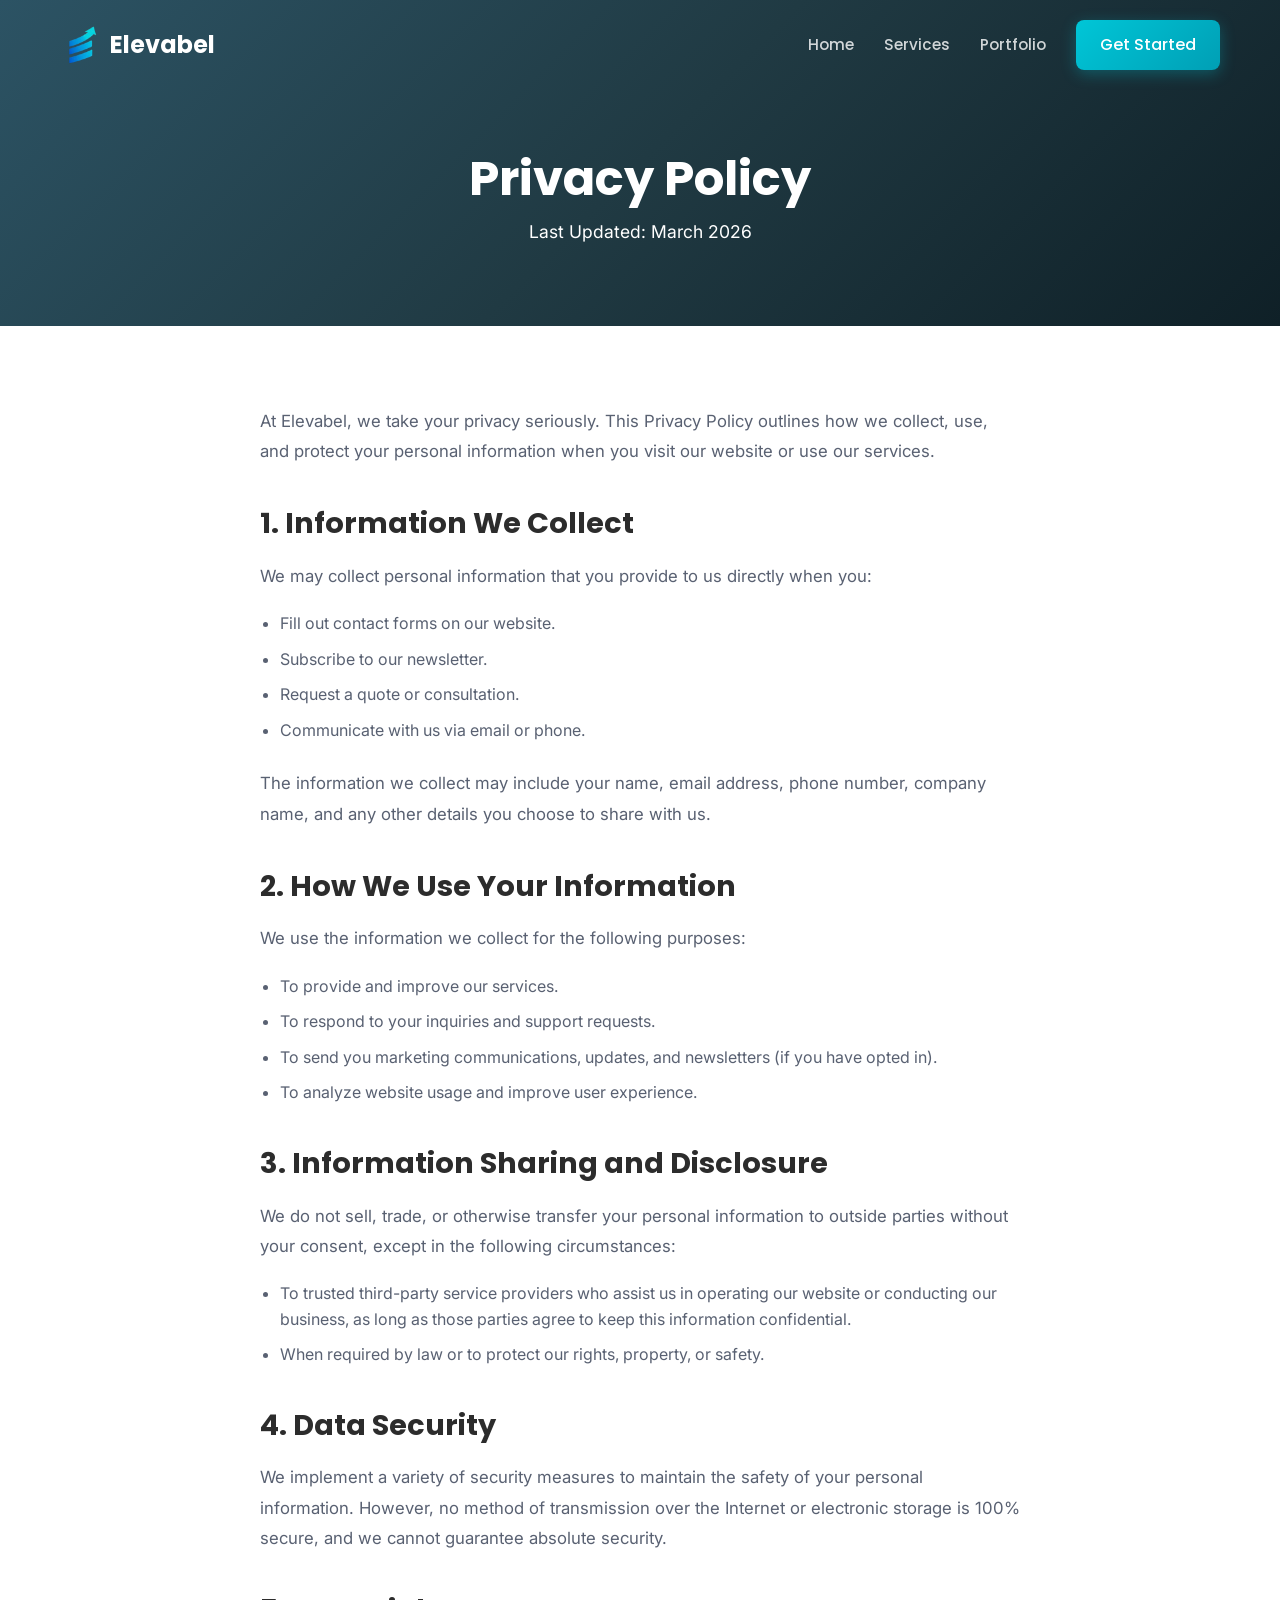
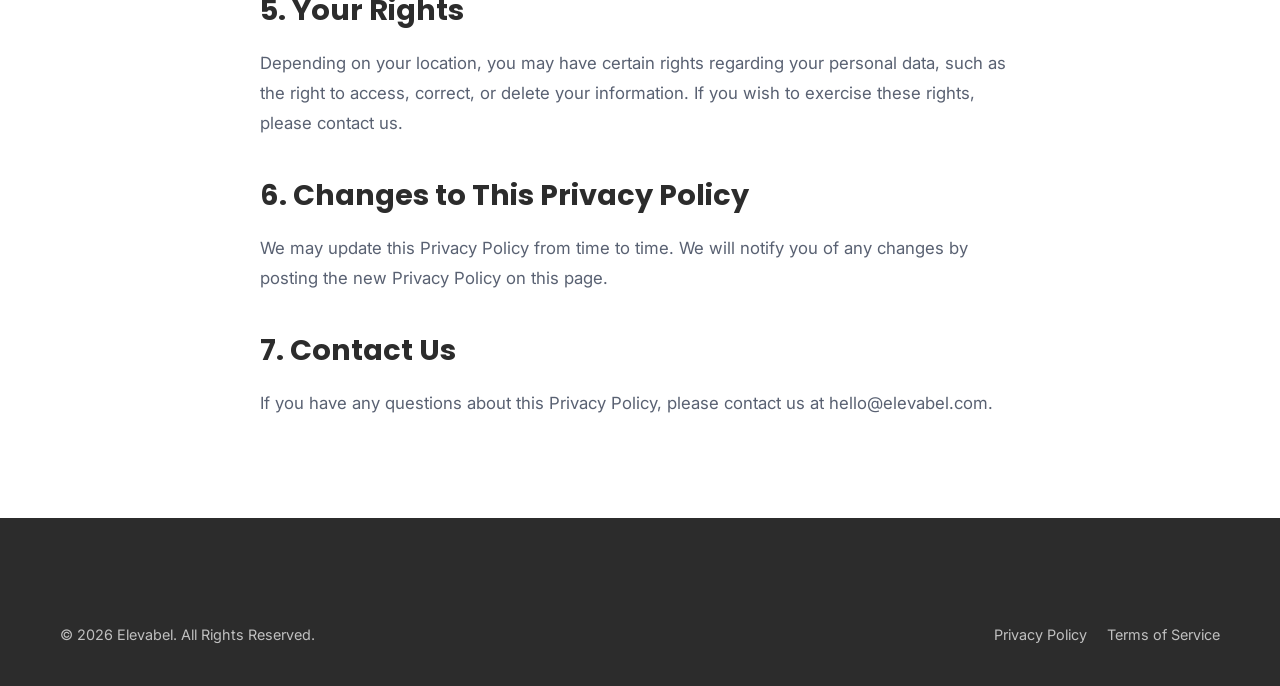
<file: privacy-policy.html>
<!DOCTYPE html>
<html lang="en">

<head>
    <meta charset="UTF-8">
    <meta name="viewport" content="width=device-width, initial-scale=1.0">

    <!-- Security Headers -->

    <meta http-equiv="X-Content-Type-Options" content="nosniff">
    <meta http-equiv="X-Frame-Options" content="DENY">
    <meta name="referrer" content="strict-origin-when-cross-origin">
    <title>Privacy Policy | Elevabel</title>
    <meta name="description"
        content="Read Elevabel's privacy policy to understand how your data is collected, used, and protected by our digital services.">

    <!-- Canonical URL -->
    <link rel="canonical" href="https://elevabel.com/privacy-policy.html">

    <!-- Open Graph -->
    <meta property="og:type" content="website">
    <meta property="og:url" content="https://elevabel.com/privacy-policy.html">
    <meta property="og:title" content="Privacy Policy | Elevabel">
    <meta property="og:description" content="Elevabel's digital privacy policy.">
    <meta property="og:image" content="https://elevabel.com/img/elevabel_logo.png">

    <!-- Twitter -->
    <meta property="twitter:card" content="summary">
    <meta property="twitter:url" content="https://elevabel.com/privacy-policy.html">
    <meta property="twitter:title" content="Privacy Policy | Elevabel">
    <meta property="twitter:description" content="Elevabel's digital privacy policy.">
    <meta property="twitter:image" content="https://elevabel.com/img/elevabel_logo.png">

    <!-- Google Fonts -->
    <link rel="preconnect" href="https://fonts.googleapis.com">
    <link rel="preconnect" href="https://fonts.gstatic.com" crossorigin>
    <link
        href="https://fonts.googleapis.com/css2?family=Inter:wght@300;400;500;600;700;800&family=Poppins:wght@400;500;600;700;800&display=swap"
        rel="stylesheet">
    <!-- Favicon -->
    <link rel="icon" type="image/png" href="img/elevabel_logo.png">
    <!-- Font Awesome -->
    <link rel="stylesheet" href="https://cdnjs.cloudflare.com/ajax/libs/font-awesome/6.4.0/css/all.min.css"
        integrity="sha512-iecdLmaskl7CVkqkXNQ/ZH/XLlvWZOJyj7Yy7tcenmpD1ypASozpmT/E0iPtmFIB46ZmdtAc9eNBvH0H/ZpiBw=="
        crossorigin="anonymous" referrerpolicy="no-referrer">
    <!-- Custom CSS -->
    <link rel="stylesheet" href="style.css?v=1.1">
    <style>
        .legal-hero {
            padding-top: 150px;
            padding-bottom: 80px;
            background: linear-gradient(135deg, var(--color-hero-bg-start), var(--color-hero-bg-mid), var(--color-hero-bg-end));
            color: white;
            text-align: center;
        }

        .legal-hero h1 {
            color: white;
            font-size: 3rem;
            margin-bottom: 10px;
        }

        .legal-hero p {
            opacity: 0.8;
            font-size: 1.1rem;
        }

        .legal-content {
            padding: 80px 0;
            max-width: 800px;
            margin: 0 auto;
        }

        .legal-content h2 {
            margin-top: 40px;
            margin-bottom: 20px;
            font-size: 1.8rem;
        }

        .legal-content p {
            margin-bottom: 20px;
            color: var(--color-text);
            font-size: 1.05rem;
            line-height: 1.8;
        }

        .legal-content ul {
            margin-bottom: 25px;
            padding-left: 20px;
        }

        .legal-content li {
            margin-bottom: 10px;
            list-style-type: disc;
            color: var(--color-text);
        }

        @media (max-width: 480px) {
            .legal-hero {
                padding-top: 100px;
                padding-bottom: 40px;
            }

            .legal-hero h1 {
                font-size: 1.8rem;
            }

            .legal-content {
                padding: 40px 20px;
            }

            .legal-content h2 {
                font-size: 1.4rem;
                margin-top: 25px;
            }
        }
    </style>
</head>

<body>
    <!-- Navbar -->
    <nav class="navbar scrolled" id="navbar">
        <div class="container nav-container">
            <a href="index.html" class="logo">
                <img src="img/elevabel_logo.png" alt="Elevabel Logo" class="logo-image">
                Elevabel
            </a>
            <div class="nav-menu" id="nav-menu">
                <ul class="nav-links">
                    <li><a href="index.html#home" class="nav-link">Home</a></li>
                    <li><a href="index.html#services" class="nav-link">Services</a></li>
                    <li><a href="index.html#portfolio" class="nav-link">Portfolio</a></li>
                </ul>
                <a href="index.html#contact" class="btn btn-primary nav-cta">Get Started</a>
            </div>
            <button class="menu-toggle" id="mobile-menu" aria-label="Toggle navigation">
                <span class="bar"></span>
                <span class="bar"></span>
                <span class="bar"></span>
            </button>
        </div>
    </nav>

    <main>
        <section class="legal-hero">
            <div class="container">
                <h1 class="reveal-up">Privacy Policy</h1>
                <p class="reveal-up" style="transition-delay: 0.1s;">Last Updated: March 2026</p>
            </div>
        </section>

        <section class="legal-content">
            <div class="container">
                <p>At Elevabel, we take your privacy seriously. This Privacy Policy outlines how we collect, use, and
                    protect your personal information when you visit our website or use our services.</p>

                <h2>1. Information We Collect</h2>
                <p>We may collect personal information that you provide to us directly when you:</p>
                <ul>
                    <li>Fill out contact forms on our website.</li>
                    <li>Subscribe to our newsletter.</li>
                    <li>Request a quote or consultation.</li>
                    <li>Communicate with us via email or phone.</li>
                </ul>
                <p>The information we collect may include your name, email address, phone number, company name, and any
                    other details you choose to share with us.</p>

                <h2>2. How We Use Your Information</h2>
                <p>We use the information we collect for the following purposes:</p>
                <ul>
                    <li>To provide and improve our services.</li>
                    <li>To respond to your inquiries and support requests.</li>
                    <li>To send you marketing communications, updates, and newsletters (if you have opted in).</li>
                    <li>To analyze website usage and improve user experience.</li>
                </ul>

                <h2>3. Information Sharing and Disclosure</h2>
                <p>We do not sell, trade, or otherwise transfer your personal information to outside parties without
                    your
                    consent, except in the following circumstances:</p>
                <ul>
                    <li>To trusted third-party service providers who assist us in operating our website or conducting
                        our
                        business, as long as those parties agree to keep this information confidential.</li>
                    <li>When required by law or to protect our rights, property, or safety.</li>
                </ul>

                <h2>4. Data Security</h2>
                <p>We implement a variety of security measures to maintain the safety of your personal information.
                    However,
                    no method of transmission over the Internet or electronic storage is 100% secure, and we cannot
                    guarantee absolute security.</p>

                <h2>5. Your Rights</h2>
                <p>Depending on your location, you may have certain rights regarding your personal data, such as the
                    right
                    to access, correct, or delete your information. If you wish to exercise these rights, please contact
                    us.
                </p>

                <h2>6. Changes to This Privacy Policy</h2>
                <p>We may update this Privacy Policy from time to time. We will notify you of any changes by posting the
                    new
                    Privacy Policy on this page.</p>

                <h2>7. Contact Us</h2>
                <p>If you have any questions about this Privacy Policy, please contact us at <a
                        href="mailto:hello@elevabel.com">hello@elevabel.com</a>.</p>
            </div>
        </section>
    </main>

    <!-- Footer -->
    <footer class="footer">
        <div class="container">
            <div class="footer-bottom" style="border-top: none; padding-bottom: 40px;">
                <p>&copy; 2026 Elevabel. All Rights Reserved.</p>
                <div class="footer-legal">
                    <a href="privacy-policy.html">Privacy Policy</a>
                    <a href="terms-of-service.html">Terms of Service</a>
                </div>
            </div>
        </div>
    </footer>

    <script src="script.js"></script>
</body>

</html>
</file>
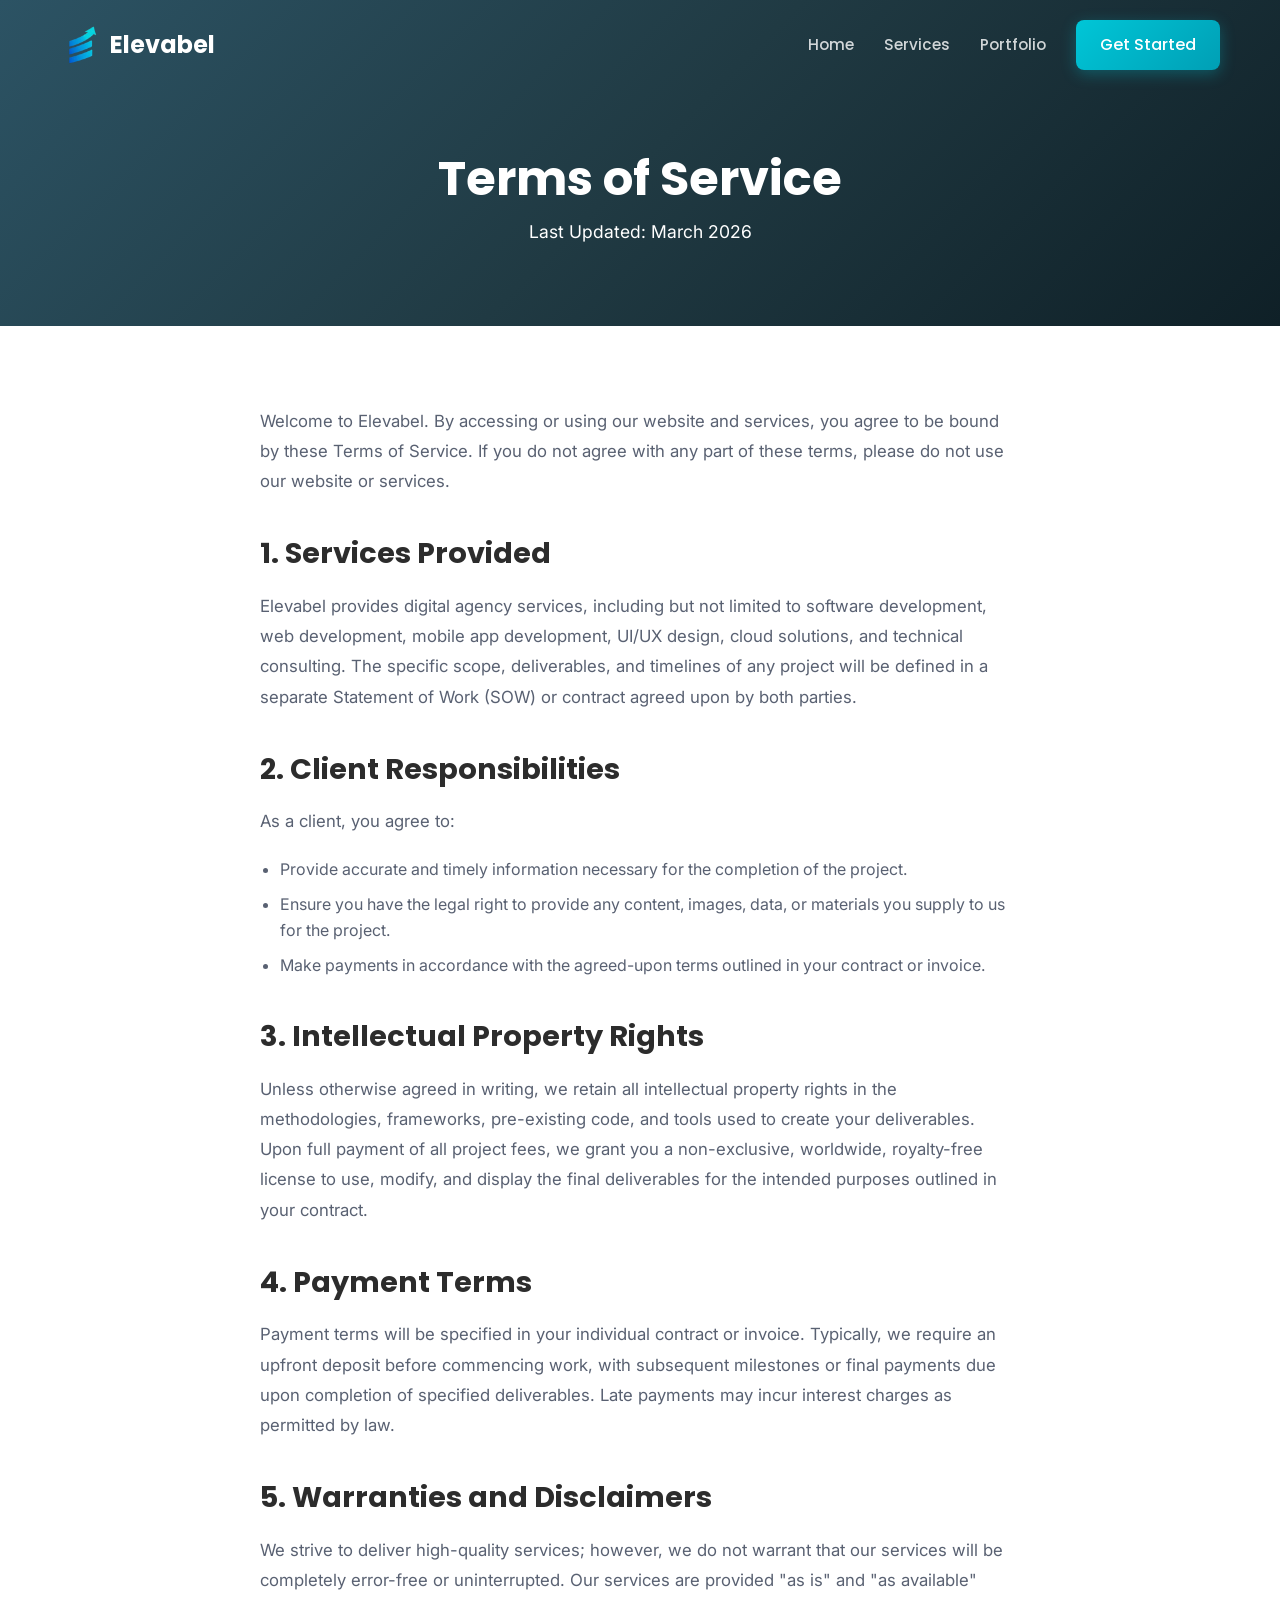
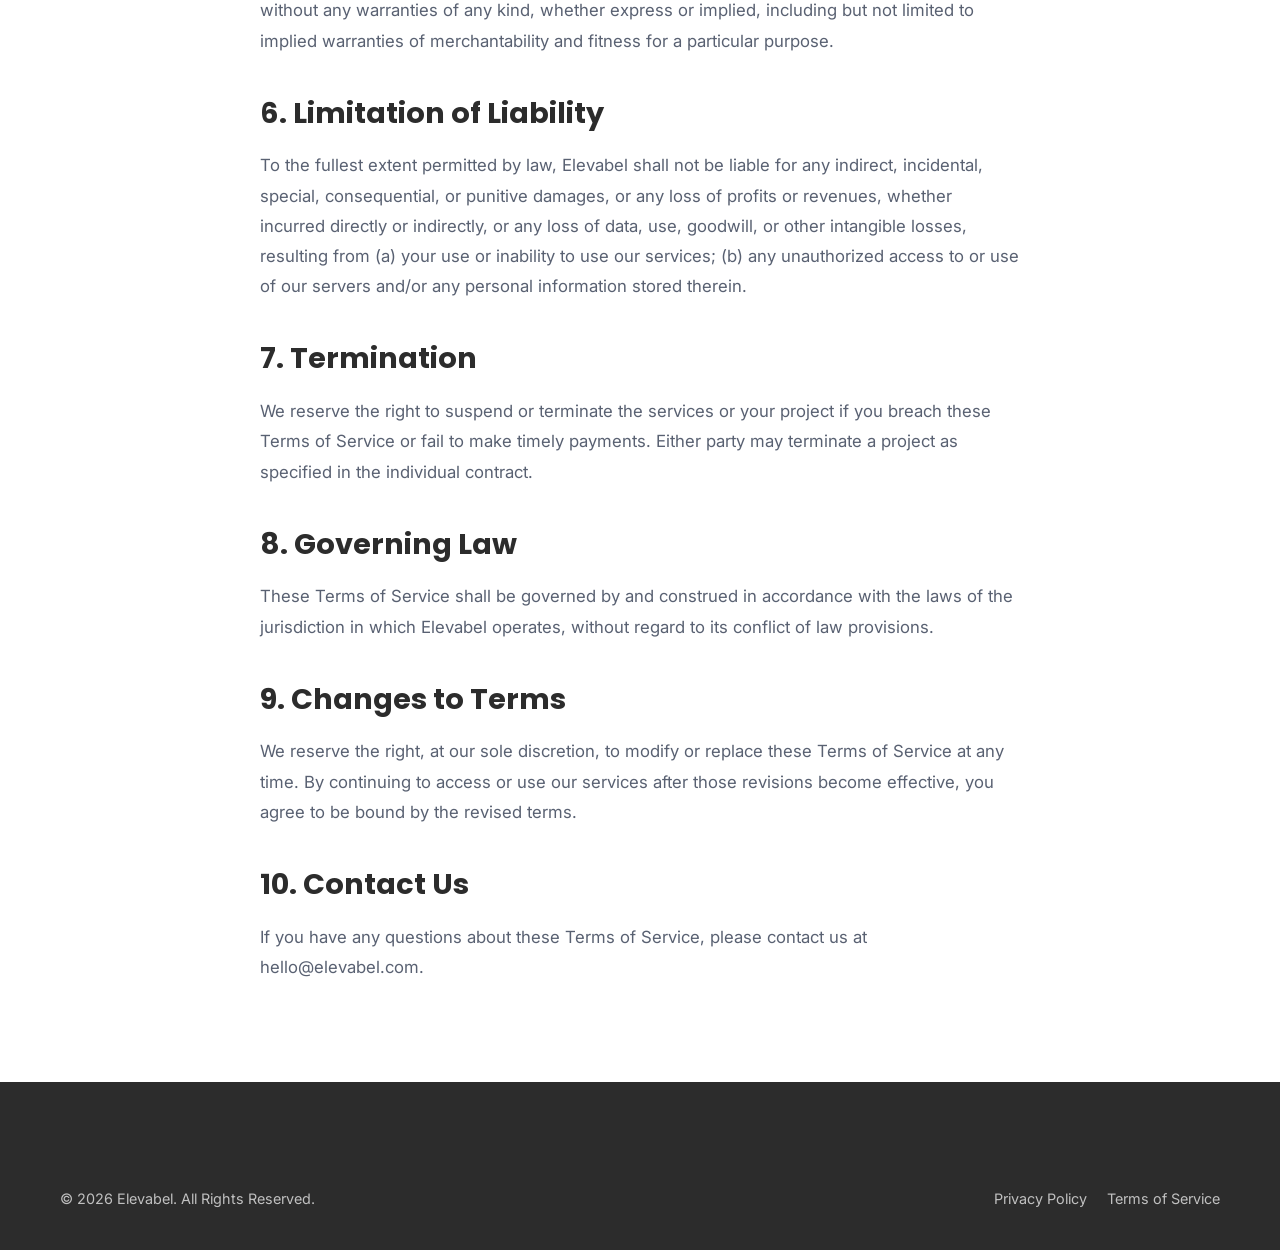
<file: terms-of-service.html>
<!DOCTYPE html>
<html lang="en">

<head>
    <meta charset="UTF-8">
    <meta name="viewport" content="width=device-width, initial-scale=1.0">

    <!-- Security Headers -->

    <meta http-equiv="X-Content-Type-Options" content="nosniff">
    <meta http-equiv="X-Frame-Options" content="DENY">
    <meta name="referrer" content="strict-origin-when-cross-origin">
    <title>Terms of Service | Elevabel</title>
    <meta name="description"
        content="Read Elevabel's terms of service and client agreements for our digital agency services.">

    <!-- Canonical URL -->
    <link rel="canonical" href="https://elevabel.com/terms-of-service.html">

    <!-- Open Graph -->
    <meta property="og:type" content="website">
    <meta property="og:url" content="https://elevabel.com/terms-of-service.html">
    <meta property="og:title" content="Terms of Service | Elevabel">
    <meta property="og:description" content="Elevabel's Terms of Service.">
    <meta property="og:image" content="https://elevabel.com/img/elevabel_logo.png">

    <!-- Twitter -->
    <meta property="twitter:card" content="summary">
    <meta property="twitter:url" content="https://elevabel.com/terms-of-service.html">
    <meta property="twitter:title" content="Terms of Service | Elevabel">
    <meta property="twitter:description" content="Elevabel's Terms of Service.">
    <meta property="twitter:image" content="https://elevabel.com/img/elevabel_logo.png">

    <!-- Google Fonts -->
    <link rel="preconnect" href="https://fonts.googleapis.com">
    <link rel="preconnect" href="https://fonts.gstatic.com" crossorigin>
    <link
        href="https://fonts.googleapis.com/css2?family=Inter:wght@300;400;500;600;700;800&family=Poppins:wght@400;500;600;700;800&display=swap"
        rel="stylesheet">
    <!-- Favicon -->
    <link rel="icon" type="image/png" href="img/elevabel_logo.png">
    <!-- Font Awesome -->
    <link rel="stylesheet" href="https://cdnjs.cloudflare.com/ajax/libs/font-awesome/6.4.0/css/all.min.css"
        integrity="sha512-iecdLmaskl7CVkqkXNQ/ZH/XLlvWZOJyj7Yy7tcenmpD1ypASozpmT/E0iPtmFIB46ZmdtAc9eNBvH0H/ZpiBw=="
        crossorigin="anonymous" referrerpolicy="no-referrer">
    <!-- Custom CSS -->
    <link rel="stylesheet" href="style.css?v=1.1">
    <style>
        .legal-hero {
            padding-top: 150px;
            padding-bottom: 80px;
            background: linear-gradient(135deg, var(--color-hero-bg-start), var(--color-hero-bg-mid), var(--color-hero-bg-end));
            color: white;
            text-align: center;
        }

        .legal-hero h1 {
            color: white;
            font-size: 3rem;
            margin-bottom: 10px;
        }

        .legal-hero p {
            opacity: 0.8;
            font-size: 1.1rem;
        }

        .legal-content {
            padding: 80px 0;
            max-width: 800px;
            margin: 0 auto;
        }

        .legal-content h2 {
            margin-top: 40px;
            margin-bottom: 20px;
            font-size: 1.8rem;
        }

        .legal-content p {
            margin-bottom: 20px;
            color: var(--color-text);
            font-size: 1.05rem;
            line-height: 1.8;
        }

        .legal-content ul {
            margin-bottom: 25px;
            padding-left: 20px;
        }

        .legal-content li {
            margin-bottom: 10px;
            list-style-type: disc;
            color: var(--color-text);
        }

        @media (max-width: 480px) {
            .legal-hero {
                padding-top: 100px;
                padding-bottom: 40px;
            }

            .legal-hero h1 {
                font-size: 1.8rem;
            }

            .legal-content {
                padding: 40px 20px;
            }

            .legal-content h2 {
                font-size: 1.4rem;
                margin-top: 25px;
            }
        }
    </style>
</head>

<body>
    <!-- Navbar -->
    <nav class="navbar scrolled" id="navbar">
        <div class="container nav-container">
            <a href="index.html" class="logo">
                <img src="img/elevabel_logo.png" alt="Elevabel Logo" class="logo-image">
                Elevabel
            </a>
            <div class="nav-menu" id="nav-menu">
                <ul class="nav-links">
                    <li><a href="index.html#home" class="nav-link">Home</a></li>
                    <li><a href="index.html#services" class="nav-link">Services</a></li>
                    <li><a href="index.html#portfolio" class="nav-link">Portfolio</a></li>
                </ul>
                <a href="index.html#contact" class="btn btn-primary nav-cta">Get Started</a>
            </div>
            <button class="menu-toggle" id="mobile-menu" aria-label="Toggle navigation">
                <span class="bar"></span>
                <span class="bar"></span>
                <span class="bar"></span>
            </button>
        </div>
    </nav>

    <main>
        <section class="legal-hero">
            <div class="container">
                <h1 class="reveal-up">Terms of Service</h1>
                <p class="reveal-up" style="transition-delay: 0.1s;">Last Updated: March 2026</p>
            </div>
        </section>

        <section class="legal-content">
            <div class="container">
                <p>Welcome to Elevabel. By accessing or using our website and services, you agree
                    to
                    be bound by these Terms of Service. If you do not agree with any part of these terms, please do not
                    use
                    our website or services.</p>

                <h2>1. Services Provided</h2>
                <p>Elevabel provides digital agency services, including but not limited to software development, web
                    development, mobile app development, UI/UX design, cloud solutions, and technical consulting. The
                    specific scope, deliverables, and timelines of any project will be defined in a separate Statement
                    of
                    Work (SOW) or contract agreed upon by both parties.</p>

                <h2>2. Client Responsibilities</h2>
                <p>As a client, you agree to:</p>
                <ul>
                    <li>Provide accurate and timely information necessary for the completion of the project.</li>
                    <li>Ensure you have the legal right to provide any content, images, data, or materials you supply to
                        us
                        for the project.</li>
                    <li>Make payments in accordance with the agreed-upon terms outlined in your contract or invoice.
                    </li>
                </ul>

                <h2>3. Intellectual Property Rights</h2>
                <p>Unless otherwise agreed in writing, we retain all intellectual property rights in the methodologies,
                    frameworks, pre-existing code, and tools used to create your deliverables. Upon full payment of all
                    project fees, we grant you a non-exclusive, worldwide, royalty-free license to use, modify, and
                    display
                    the final deliverables for the intended purposes outlined in your contract.</p>

                <h2>4. Payment Terms</h2>
                <p>Payment terms will be specified in your individual contract or invoice. Typically, we require an
                    upfront
                    deposit before commencing work, with subsequent milestones or final payments due upon completion of
                    specified deliverables. Late payments may incur interest charges as permitted by law.</p>

                <h2>5. Warranties and Disclaimers</h2>
                <p>We strive to deliver high-quality services; however, we do not warrant that our services will be
                    completely error-free or uninterrupted. Our services are provided "as is" and "as available" without
                    any
                    warranties of any kind, whether express or implied, including but not limited to implied warranties
                    of
                    merchantability and fitness for a particular purpose.</p>

                <h2>6. Limitation of Liability</h2>
                <p>To the fullest extent permitted by law, Elevabel shall not be liable for any indirect, incidental,
                    special, consequential, or punitive damages, or any loss of profits or revenues, whether incurred
                    directly or indirectly, or any loss of data, use, goodwill, or other intangible losses, resulting
                    from
                    (a) your use or inability to use our services; (b) any unauthorized access to or use of our servers
                    and/or any personal information stored therein.</p>

                <h2>7. Termination</h2>
                <p>We reserve the right to suspend or terminate the services or your project if you breach these Terms
                    of
                    Service or fail to make timely payments. Either party may terminate a project as specified in the
                    individual contract.</p>

                <h2>8. Governing Law</h2>
                <p>These Terms of Service shall be governed by and construed in accordance with the laws of the
                    jurisdiction
                    in which Elevabel operates, without regard to its conflict of law provisions.</p>

                <h2>9. Changes to Terms</h2>
                <p>We reserve the right, at our sole discretion, to modify or replace these Terms of Service at any
                    time. By
                    continuing to access or use our services after those revisions become effective, you agree to be
                    bound
                    by the revised terms.</p>

                <h2>10. Contact Us</h2>
                <p>If you have any questions about these Terms of Service, please contact us at <a
                        href="mailto:hello@elevabel.com">hello@elevabel.com</a>.</p>
            </div>
        </section>
    </main>

    <!-- Footer -->
    <footer class="footer">
        <div class="container">
            <div class="footer-bottom" style="border-top: none; padding-bottom: 40px;">
                <p>&copy; 2026 Elevabel. All Rights Reserved.</p>
                <div class="footer-legal">
                    <a href="privacy-policy.html">Privacy Policy</a>
                    <a href="terms-of-service.html">Terms of Service</a>
                </div>
            </div>
        </div>
    </footer>

    <script src="script.js"></script>
</body>

</html>
</file>
<file: style.css>
/* =======================================
   1. ROOT VARIABLES & THEME SETUP
======================================= */
:root {
  /* Colors */
  --color-primary: #00C6D7;
  --color-primary-dark: #009FB5;
  --color-primary-light: rgba(0, 198, 215, 0.1);
  
  /* Neutral scale */
  --color-white: #ffffff;
  --color-light-bg: #f5f7f9;
  --color-text: #596172;
  --color-text-dark: #2c2c2c;
  --color-border: #eaedf2;
  
  /* Hero / Dark Theme */
  --color-hero-bg-end: #0f2027;
  --color-hero-bg-mid: #203a43;
  --color-hero-bg-start: #2c5364;
  
  /* Typography */
  --font-primary: 'Poppins', -apple-system, BlinkMacSystemFont, 'Segoe UI', Roboto, sans-serif;
  --font-secondary: 'Inter', -apple-system, BlinkMacSystemFont, 'Segoe UI', Roboto, sans-serif;
  
  /* Shadows & Layouts */
  --shadow-sm: 0 4px 6px -1px rgba(0, 0, 0, 0.05), 0 2px 4px -1px rgba(0, 0, 0, 0.03);
  --shadow-md: 0 10px 15px -3px rgba(0, 0, 0, 0.05), 0 4px 6px -2px rgba(0, 0, 0, 0.025);
  --shadow-lg: 0 20px 25px -5px rgba(0, 0, 0, 0.05), 0 10px 10px -5px rgba(0, 0, 0, 0.02);
  --shadow-hover: 0 25px 50px -12px rgba(0, 198, 215, 0.15); /* Primary color shadow */
  
  --radius-sm: 8px;
  --radius-md: 12px;
  --radius-lg: 24px;
  
  --transition-fast: 0.2s ease-out;
  --transition-normal: 0.3s cubic-bezier(0.16, 1, 0.3, 1);
  --transition-slow: 0.6s cubic-bezier(0.16, 1, 0.3, 1);

  /* Spacing */
  --container-width: 1200px;
  --section-padding: 100px;
}

/* =======================================
   2. RESET & BASE
======================================= */
* {
  margin: 0;
  padding: 0;
  box-sizing: border-box;
}

html {
  font-size: 16px;
  scroll-behavior: smooth; /* Smooth scrolling for nav links */
}

body {
  font-family: var(--font-secondary);
  color: var(--color-text);
  line-height: 1.6;
  background-color: var(--color-white);
  overflow-x: hidden;
  -webkit-font-smoothing: antialiased;
}

h1, h2, h3, h4, h5, h6 {
  font-family: var(--font-primary);
  color: var(--color-text-dark);
  font-weight: 700;
  line-height: 1.2;
}

a {
  text-decoration: none;
  color: inherit;
  transition: var(--transition-fast);
}

ul {
  list-style: none;
}

img {
  max-width: 100%;
  display: block;
}

.container {
  max-width: var(--container-width);
  margin: 0 auto;
  padding: 0 20px;
}

.section-padding {
  padding: var(--section-padding) 0;
}

.bg-light {
  background-color: var(--color-light-bg);
}

.text-center {
  text-align: center;
}

.mt-4 { margin-top: 1.5rem; }
.mt-5 { margin-top: 3rem; }
.mb-4 { margin-bottom: 1.5rem; }

/* =======================================
   3. TYPOGRAPHY & UTILITIES
======================================= */
.section-header {
  margin-bottom: 4rem;
  max-width: 700px;
  margin-left: auto;
  margin-right: auto;
}

.section-title {
  font-size: 2.5rem;
  margin-bottom: 1rem;
}

.section-description {
  font-size: 1.125rem;
  color: var(--color-text);
}

.text-gradient {
  background: linear-gradient(135deg, var(--color-primary), var(--color-primary-dark));
  -webkit-background-clip: text;
  -webkit-text-fill-color: transparent;
  background-clip: text;
}

/* Base Button Styles */
.btn {
  display: inline-flex;
  align-items: center;
  justify-content: center;
  gap: 8px;
  padding: 12px 24px;
  border-radius: var(--radius-sm);
  font-family: var(--font-primary);
  font-weight: 500;
  font-size: 1rem;
  cursor: pointer;
  border: none;
  text-align: center;
  transition: var(--transition-normal);
  position: relative;
  overflow: hidden;
  z-index: 1;
}

.btn-large {
  padding: 16px 32px;
  font-size: 1.1rem;
}

.btn-primary {
  background: linear-gradient(135deg, var(--color-primary), var(--color-primary-dark));
  color: var(--color-white);
  box-shadow: 0 4px 15px rgba(0, 198, 215, 0.3);
}

.btn-primary:hover {
  transform: translateY(-2px);
  box-shadow: 0 8px 25px rgba(0, 198, 215, 0.4);
}

.btn-primary::before {
  content: '';
  position: absolute;
  top: 0; left: 0; right: 0; bottom: 0;
  background: linear-gradient(135deg, var(--color-primary-dark), var(--color-primary));
  opacity: 0;
  transition: opacity var(--transition-normal);
  z-index: -1;
}

.btn-primary:hover::before {
  opacity: 1;
}

.btn-secondary {
  background: rgba(255, 255, 255, 0.1);
  color: var(--color-white);
  border: 1px solid rgba(255, 255, 255, 0.2);
  backdrop-filter: blur(10px);
}

.btn-secondary:hover {
  background: rgba(255, 255, 255, 0.2);
  transform: translateY(-2px);
}

.btn-outline {
  background: transparent;
  color: var(--color-text-dark);
  border: 2px solid var(--color-primary);
}

.btn-outline:hover {
  background: var(--color-primary);
  color: var(--color-white);
}

/* =======================================
   4. NAVIGATION
======================================= */
.navbar {
  position: fixed;
  top: 0;
  left: 0;
  width: 100%;
  z-index: 1000;
  padding: 20px 0;
  transition: var(--transition-normal);
}

.navbar.scrolled {
  background-color: rgba(255, 255, 255, 0.95);
  backdrop-filter: blur(10px);
  padding: 15px 0;
  box-shadow: var(--shadow-sm);
}

.nav-container {
  display: flex;
  justify-content: space-between;
  align-items: center;
}

.logo {
  display: flex;
  align-items: center;
  gap: 10px;
  font-family: var(--font-primary);
  font-size: 1.5rem;
  font-weight: 700;
  color: var(--color-white);
}

.navbar.scrolled .logo {
  color: var(--color-text-dark);
}

.logo-image {
  height: 40px;
  width: auto;
  object-fit: contain;
}

.nav-menu {
  display: flex;
  align-items: center;
  gap: 30px;
}

.nav-links {
  display: flex;
  gap: 30px;
}

.nav-link {
  color: rgba(255, 255, 255, 0.8);
  font-weight: 500;
  font-family: var(--font-primary);
  position: relative;
  font-size: 0.95rem;
}

.navbar.scrolled .nav-link {
  color: var(--color-text-dark);
}

/* Hover underline animation */
.nav-link::after {
  content: '';
  position: absolute;
  width: 0;
  height: 2px;
  bottom: -4px;
  left: 0;
  background-color: var(--color-primary);
  transition: width var(--transition-fast);
}

.nav-link:hover::after,
.nav-link.active::after {
  width: 100%;
}

.nav-link:hover,
.nav-link.active {
  color: var(--color-white);
}

.navbar.scrolled .nav-link:hover,
.navbar.scrolled .nav-link.active {
  color: var(--color-primary);
}

/* Hamburger Menu */
.menu-toggle {
  display: none;
  background: none;
  border: none;
  cursor: pointer;
  flex-direction: column;
  gap: 6px;
  z-index: 1001;
}

.menu-toggle .bar {
  display: block;
  width: 25px;
  height: 2px;
  background-color: var(--color-white);
  transition: var(--transition-fast);
}

.navbar.scrolled .menu-toggle .bar {
  background-color: var(--color-text-dark);
}

/* =======================================
   5. HERO SECTION
======================================= */
.hero {
  position: relative;
  height: 100vh;
  max-height: 650px;
  display: flex;
  align-items: center;
  background: linear-gradient(135deg, var(--color-hero-bg-start), var(--color-hero-bg-mid), var(--color-hero-bg-end));
  overflow: hidden;
  padding-top: 70px;
}

.hero-bg-elements {
  position: absolute;
  top: 0; left: 0; width: 100%; height: 100%;
  pointer-events: none;
  overflow: hidden;
}

.glow-orb {
  position: absolute;
  border-radius: 50%;
  filter: blur(100px);
  z-index: 0;
}

.orb-1 {
  width: 400px;
  height: 400px;
  background: rgba(0, 198, 215, 0.2);
  top: -100px;
  right: -100px;
}

.orb-2 {
  width: 300px;
  height: 300px;
  background: rgba(0, 159, 181, 0.15);
  bottom: 10%;
  left: -50px;
}

.hero-container {
  display: grid;
  grid-template-columns: 1fr 1fr;
  gap: 60px;
  align-items: center;
  position: relative;
  z-index: 10;
}

.hero-content {
  color: var(--color-white);
}

.hero-title {
  font-size: 4rem;
  font-weight: 800;
  line-height: 1.1;
  margin-bottom: 1.5rem;
  color: var(--color-white);
  letter-spacing: -1px;
}

.hero-subtitle {
  font-size: 1rem;
  color: rgba(255, 255, 255, 0.8);
  margin-bottom: 2.5rem;
  max-width: 500px;
}

.hero-buttons {
  display: flex;
  gap: 20px;
}

.hero-visual {
  position: relative;
}

.hero-graphic {
  position: relative;
  width: 100%;
  max-width: 500px;
  margin: 0 auto;
  animation: float 6s ease-in-out infinite;
}

@keyframes float {
  0% { transform: translateY(0px); }
  50% { transform: translateY(-20px); }
  100% { transform: translateY(0px); }
}

.growth-arrow {
  width: 100%;
  height: auto;
  filter: drop-shadow(0 20px 30px rgba(0,0,0,0.3));
}

.floating-badge {
  position: absolute;
  background: rgba(255, 255, 255, 0.1);
  backdrop-filter: blur(12px);
  border: 1px solid rgba(255, 255, 255, 0.2);
  color: var(--color-white);
  padding: 12px 20px;
  border-radius: var(--radius-sm);
  display: flex;
  align-items: center;
  gap: 10px;
  font-family: var(--font-primary);
  font-weight: 500;
  box-shadow: 0 10px 30px rgba(0,0,0,0.2);
}

.floating-badge i {
  color: var(--color-primary);
  font-size: 1.2rem;
}

.badge-1 {
  top: 10%;
  left: -20px;
  animation: float 5s ease-in-out infinite reverse;
}

.badge-2 {
  bottom: 20%;
  right: -10px;
  animation: float 7s ease-in-out infinite 1s;
}

/* =======================================
   5.5 CLIENT LOGOS SLIDER
======================================= */
.client-slider-section {
  padding: 40px 0;
  background-color: var(--color-white);
  border-bottom: 1px solid var(--color-border);
  overflow: hidden;
  position: relative;
}

.client-slider-section::before,
.client-slider-section::after {
  content: '';
  position: absolute;
  top: 0;
  width: 150px;
  height: 100%;
  z-index: 2;
  pointer-events: none;
}

.client-slider-section::before {
  left: 0;
  background: linear-gradient(to right, var(--color-white) 0%, rgba(255, 255, 255, 0) 100%);
}

.client-slider-section::after {
  right: 0;
  background: linear-gradient(to left, var(--color-white) 0%, rgba(255, 255, 255, 0) 100%);
}

.slider-track {
  display: flex;
  width: max-content;
  gap: 80px;
  align-items: center;
  padding-right: 80px;
  animation: scroll 35s linear infinite;
}

.client-slider-section:hover .slider-track {
  animation-play-state: paused;
}

.slider-logo {
  font-size: 2.2rem;
  transition: all 0.4s ease;
  display: flex;
  align-items: center;
  gap: 12px;
  filter: grayscale(100%) opacity(0.5);
  cursor: pointer;
}

.slider-logo span {
  font-size: 1.4rem;
  font-family: var(--font-primary);
  font-weight: 700;
  letter-spacing: -0.5px;
}

.client-slider-section:hover .slider-logo {
  filter: grayscale(100%) opacity(0.25); /* Dim all logos deeply on hover */
}

/* 1. Fully colorful on direct hover */
.client-slider-section:hover .slider-logo:hover {
  filter: grayscale(0%) opacity(1);
  transform: scale(1.15);
  z-index: 10;
}

/* 2. Half colorful for the immediate previous sibling */
.client-slider-section:hover .slider-logo:has(+ .slider-logo:hover) {
  filter: grayscale(0%) opacity(0.3);
  transform: scale(1.05);
}

/* 3. Half colorful for the immediate next sibling */
.client-slider-section:hover .slider-logo:hover + .slider-logo {
  filter: grayscale(0%) opacity(0.3);
  transform: scale(1.05);
}

.slider-logo.brand-1 { color: #0088cc; }
.slider-logo.brand-2 { color: #8e44ad; }
.slider-logo.brand-3 { color: #27ae60; }
.slider-logo.brand-4 { color: #f39c12; }
.slider-logo.brand-5 { color: #f1c40f; } 
.slider-logo.brand-6 { color: #e74c3c; }
.slider-logo.brand-7 { color: #34495e; }
.slider-logo.brand-8 { color: #e67e22; }
.slider-logo.brand-9 { color: #1abc9c; }
.slider-logo.brand-10 { color: #c0392b; }

@keyframes scroll {
  0% { transform: translateX(0); }
  100% { transform: translateX(-50%); }
}

/* =======================================
   6. SERVICES SECTION
======================================= */
.services-grid {
  display: grid;
  grid-template-columns: repeat(auto-fit, minmax(260px, 1fr));
  gap: 30px;
}

.service-card {
  background: var(--color-white);
  padding: 40px 30px;
  border-radius: var(--radius-md);
  box-shadow: var(--shadow-sm);
  transition: var(--transition-normal);
  border: 1px solid var(--color-border);
  position: relative;
  z-index: 1;
}

.service-card:hover {
  transform: translateY(-10px);
  box-shadow: var(--shadow-hover);
  border-color: var(--color-primary-light);
}

.service-icon {
  width: 60px;
  height: 60px;
  background: var(--color-primary-light);
  border-radius: var(--radius-sm);
  display: flex;
  align-items: center;
  justify-content: center;
  margin-bottom: 20px;
  transition: var(--transition-normal);
}

.service-icon i {
  font-size: 1.8rem;
  color: var(--color-primary);
}

.service-card:hover .service-icon {
  background: linear-gradient(135deg, var(--color-primary), var(--color-primary-dark));
}

.service-card:hover .service-icon i {
  color: var(--color-white);
}

.service-card h3 {
  font-size: 1.25rem;
  margin-bottom: 15px;
}

.service-card p {
  color: var(--color-text);
  font-size: 0.95rem;
}

.hidden-service {
  display: none !important;
}

/* =======================================
   7. PORTFOLIO SECTION
======================================= */
.portfolio-grid {
  display: grid;
  grid-template-columns: repeat(auto-fill, minmax(280px, 1fr));
  gap: 30px;
}

.portfolio-item {
  background: var(--color-white);
  border-radius: var(--radius-md);
  overflow: hidden;
  box-shadow: var(--shadow-sm);
  transition: var(--transition-normal);
}

.portfolio-item:hover {
  transform: translateY(-5px);
  box-shadow: var(--shadow-md);
}

.portfolio-image {
  position: relative;
  height: 250px;
  overflow: hidden;
}

.portfolio-image img {
  width: 100%;
  height: 100%;
  object-fit: cover;
  transition: transform 0.6s ease;
}

.portfolio-overlay {
  position: absolute;
  top: 0; left: 0; width: 100%; height: 100%;
  background: rgba(15, 32, 39, 0.7);
  display: flex;
  align-items: center;
  justify-content: center;
  opacity: 0;
  transition: var(--transition-normal);
}

.portfolio-item:hover .portfolio-image img {
  transform: scale(1.1);
}

.portfolio-item:hover .portfolio-overlay {
  opacity: 1;
}

.portfolio-link {
  width: 50px;
  height: 50px;
  background: var(--color-primary);
  color: var(--color-white);
  border-radius: 50%;
  display: flex;
  align-items: center;
  justify-content: center;
  font-size: 1.2rem;
  transform: translateY(20px);
  transition: var(--transition-normal);
}

.portfolio-item:hover .portfolio-link {
  transform: translateY(0);
}

.portfolio-link:hover {
  background: var(--color-white);
  color: var(--color-primary);
}

.portfolio-info {
  padding: 25px;
}

.category-tag {
  display: inline-block;
  padding: 4px 10px;
  background: var(--color-primary-light);
  color: var(--color-primary-dark);
  font-size: 0.8rem;
  font-family: var(--font-primary);
  font-weight: 600;
  border-radius: 20px;
  margin-bottom: 10px;
}

.portfolio-info h3 {
  font-size: 1.4rem;
}

/* =======================================
   7.5 ABOUT US
======================================= */
.about-wrapper {
  display: grid;
  grid-template-columns: 1fr 1fr;
  gap: 60px;
  align-items: center;
}

.about-image {
  border-radius: var(--radius-lg);
  box-shadow: var(--shadow-lg);
  width: 100%;
}

/* =======================================
   8. WHY CHOOSE US
======================================= */
.features-wrapper {
  display: grid;
  grid-template-columns: 1fr 1fr;
  gap: 60px;
  align-items: center;
}

.feature-list {
  display: flex;
  flex-direction: column;
  gap: 25px;
}

.feature-item {
  display: flex;
  gap: 20px;
}

.feature-icon {
  width: 50px;
  height: 50px;
  background: var(--color-white);
  border-radius: 50%;
  display: flex;
  align-items: center;
  justify-content: center;
  box-shadow: var(--shadow-sm);
  flex-shrink: 0;
}

.feature-icon i {
  color: var(--color-primary);
  font-size: 1.2rem;
}

.feature-text h4 {
  font-size: 1.2rem;
  margin-bottom: 5px;
}

.feature-text p {
  color: var(--color-text);
}

.image-grid {
  position: relative;
  display: grid;
  grid-template-columns: 1fr 1fr;
  gap: 20px;
}

.grid-img-1 {
  border-radius: var(--radius-md);
  box-shadow: var(--shadow-md);
  margin-top: 40px;
}

.grid-img-2 {
  border-radius: var(--radius-md);
  box-shadow: var(--shadow-md);
  margin-bottom: 40px;
}

/* =======================================
   9. TESTIMONIALS
======================================= */
.testimonials-grid {
  display: grid;
  grid-template-columns: repeat(auto-fit, minmax(300px, 1fr));
  gap: 30px;
}

.testimonial-card {
  background: var(--color-white);
  padding: 40px;
  border-radius: var(--radius-md);
  box-shadow: var(--shadow-sm);
  border: 1px solid var(--color-border);
  position: relative;
}

.quote-icon {
  position: absolute;
  top: 30px;
  right: 30px;
  color: var(--color-primary-light);
  font-size: 3rem;
  line-height: 1;
}

.quote-text {
  font-size: 1.1rem;
  font-style: italic;
  margin-bottom: 30px;
  position: relative;
  z-index: 2;
}

.client-info {
  display: flex;
  align-items: center;
  gap: 15px;
}

.client-avatar {
  flex-shrink: 0;
  width: 50px;
  height: 50px;
  border-radius: 50%;
  overflow: hidden;
  box-shadow: 0 2px 8px rgba(0, 0, 0, 0.1);
}

.client-avatar img {
  width: 100%;
  height: 100%;
  object-fit: cover;
  display: block;
  image-rendering: -webkit-optimize-contrast;
  image-rendering: crisp-edges;
}

.client-details h4 {
  font-size: 1rem;
  margin-bottom: 2px;
}

.client-details span {
  font-size: 0.85rem;
  color: var(--color-text);
}

/* =======================================
   10. TEAM SECTION
======================================= */
/* Team section now uses testimonials-grid and testimonial-card styles */

.team-section {
  background-color: var(--color-light-bg);
}

.team-linkedin-icon {
  color: #0A66C2;
  margin-left: 8px;
  font-size: 1.1rem;
  transition: var(--transition-fast);
}

.team-linkedin-icon:hover {
  color: var(--color-primary);
}

.linkedin-btn {
  width: 100%;
  padding: 10px;
  border-color: #0077b5;
  color: #0077b5;
}

.linkedin-btn:hover {
  background-color: #0077b5;
  color: var(--color-white);
}

/* =======================================
   11. CALL TO ACTION
======================================= */
.cta-section {
  padding: 0 24px;
  margin-top: var(--section-padding);
}

.cta-banner {
  background: linear-gradient(135deg, var(--color-primary), var(--color-primary-dark));
  border-radius: var(--radius-lg);
  padding: 60px;
  display: flex;
  justify-content: space-between;
  align-items: center;
  color: var(--color-white);
  box-shadow: var(--shadow-lg);
}

.cta-content h2 {
  color: var(--color-white);
  font-size: 2.5rem;
  margin-bottom: 10px;
}

.cta-content p {
  font-size: 1.2rem;
  opacity: 0.9;
  max-width: 500px;
}

.cta-btn {
  background: var(--color-white);
  color: var(--color-primary-dark);
}

.cta-btn:hover {
  background: var(--color-light-bg);
  color: var(--color-primary-dark);
}

.cta-btn::before {
  display: none;
}

/* =======================================
   12. CONTACT
======================================= */
.contact-wrapper {
  display: grid;
  grid-template-columns: 1fr 1.5fr;
  gap: 60px;
}

.contact-method {
  display: flex;
  gap: 20px;
  margin-bottom: 30px;
}

.contact-method .contact-icon {
  width: 50px;
  height: 50px;
  background: var(--color-primary-light);
  border-radius: 50%;
  display: flex;
  align-items: center;
  justify-content: center;
}

.contact-method .contact-icon i {
  color: var(--color-primary);
  font-size: 1.2rem;
}

.contact-method h5 {
  font-size: 1.1rem;
  margin-bottom: 5px;
}

.contact-method p {
  color: var(--color-text);
}

.contact-form-wrapper {
  background: var(--color-white);
  padding: 40px;
  border-radius: var(--radius-md);
  box-shadow: var(--shadow-md);
  border: 1px solid var(--color-border);
}

.form-row {
  display: grid;
  grid-template-columns: 1fr 1fr;
  gap: 20px;
}

.form-group {
  margin-bottom: 20px;
  position: relative;
}

.form-group label {
  display: block;
  font-family: var(--font-primary);
  font-weight: 500;
  margin-bottom: 8px;
  color: var(--color-text-dark);
}

.form-control {
  width: 100%;
  padding: 12px 15px;
  border: 1px solid #dcdfe6;
  border-radius: var(--radius-sm);
  font-family: var(--font-secondary);
  font-size: 1rem;
  transition: var(--transition-fast);
  background-color: #fafafa;
}

.form-control:focus {
  outline: none;
  border-color: var(--color-primary);
  background-color: var(--color-white);
  box-shadow: 0 0 0 3px var(--color-primary-light);
}

.form-control.invalid {
  border-color: #f56c6c;
}

.error-message {
  color: #f56c6c;
  font-size: 0.8rem;
  margin-top: 5px;
  display: none;
}

.form-control.invalid + .error-message {
  display: block;
}

textarea.form-control {
  resize: vertical;
}

.btn-block {
  width: 100%;
  padding: 15px;
}

.form-success {
  margin-top: 20px;
  padding: 15px;
  background-color: #f0f9eb;
  color: #67c23a;
  border-radius: var(--radius-sm);
  text-align: center;
  font-weight: 500;
}

.hidden {
  display: none;
}

/* =======================================
   13. FOOTER
======================================= */
.footer {
  background-color: var(--color-text-dark);
  color: rgba(255, 255, 255, 0.7);
  padding-top: 80px;
}

.footer-top {
  display: grid;
  grid-template-columns: 2fr 1fr 1fr 1.5fr;
  gap: 40px;
  margin-bottom: 60px;
}

.footer-logo {
  margin-bottom: 20px;
}

.footer-desc {
  margin-bottom: 25px;
  max-width: 300px;
}

.social-links {
  display: flex;
  gap: 15px;
}

.social-links a {
  width: 40px;
  height: 40px;
  background: rgba(255, 255, 255, 0.1);
  display: flex;
  align-items: center;
  justify-content: center;
  border-radius: 50%;
  color: var(--color-white);
}

.social-links a:hover {
  background: var(--color-primary);
  transform: translateY(-3px);
}

.footer-links {
  display: flex;
  flex-direction: column;
  gap: 10px;
}

.footer-links-group h4,
.footer-newsletter h4 {
  color: var(--color-white);
  font-size: 1.2rem;
  margin-bottom: 20px;
}

.footer-links a,
.footer-links .unclickable {
  color: rgba(255, 255, 255, 0.7);
  transition: var(--transition-fast);
}

.footer-links a:hover,
.footer-links .unclickable:hover {
  color: var(--color-primary);
  padding-left: 5px;
}

.footer-links .unclickable {
  cursor: default;
}

.footer-newsletter p {
  margin-bottom: 20px;
}

.newsletter-form {
  display: flex;
}

.newsletter-form input {
  flex: 1;
  padding: 12px 15px;
  border: none;
  border-radius: var(--radius-sm) 0 0 var(--radius-sm);
  background: rgba(255, 255, 255, 0.1);
  color: var(--color-white);
  outline: none;
}

.newsletter-form input::placeholder {
  color: rgba(255, 255, 255, 0.5);
}

.newsletter-form button {
  padding: 0 20px;
  background: var(--color-primary);
  color: var(--color-white);
  border: none;
  border-radius: 0 var(--radius-sm) var(--radius-sm) 0;
  cursor: pointer;
  transition: var(--transition-fast);
}

.newsletter-form button:hover {
  background: var(--color-primary-dark);
}

.footer-bottom {
  display: flex;
  justify-content: space-between;
  align-items: center;
  padding: 25px 0;
  border-top: 1px solid rgba(255, 255, 255, 0.1);
  font-size: 0.9rem;
}

.footer-legal {
  display: flex;
  gap: 20px;
}

.footer-legal a:hover {
  color: var(--color-white);
}

/* =======================================
   14. ANIMATIONS & REVEAL CLASSES
======================================= */
.reveal-up {
  opacity: 0;
  transform: translateY(40px);
  transition: all 0.8s cubic-bezier(0.16, 1, 0.3, 1);
  will-change: transform, opacity;
}

.reveal-up.active {
  opacity: 1;
  transform: translateY(0);
}

.reveal-left {
  opacity: 0;
  transform: translateX(-40px);
  transition: all 0.8s cubic-bezier(0.16, 1, 0.3, 1);
}

.reveal-left.active {
  opacity: 1;
  transform: translateX(0);
}

.reveal-right {
  opacity: 0;
  transform: translateX(40px);
  transition: all 0.8s cubic-bezier(0.16, 1, 0.3, 1);
}

.reveal-right.active {
  opacity: 1;
  transform: translateX(0);
}

.reveal-down {
  opacity: 0;
  transform: translateY(-40px);
  transition: all 0.8s cubic-bezier(0.16, 1, 0.3, 1);
  will-change: transform, opacity;
}

.reveal-down.active {
  opacity: 1;
  transform: translateY(0);
}

/* =======================================
   15. RESPONSIVE MEDIA QUERIES
======================================= */
/* Tablet */
@media (max-width: 992px) {
  .hero-container,
  .features-wrapper,
  .about-wrapper,
  .contact-wrapper {
    grid-template-columns: 1fr;
    gap: 40px;
  }
  
  .hero-content, .hero-title, .hero-subtitle {
    text-align: center;
    margin-left: auto;
    margin-right: auto;
  }
  
  .hero-buttons {
    justify-content: center;
    flex-direction: column;
    align-items: center;
    gap: 15px;
  }
  
  .hero-buttons .btn {
    width: 100%;
    max-width: 280px;
  }
  
  .hero-visual {
    order: -1; /* Graphic above text on mobile */
  }

  .growth-arrow,
  .floating-badge {
    display: none;
  }
  
  .cta-banner {
    flex-direction: column;
    text-align: center;
    gap: 30px;
  }
  
  .footer-top {
    grid-template-columns: 1fr 1fr;
  }
}

/* Mobile */
@media (max-width: 768px) {
  .btn {
    padding: 10px 20px;
    font-size: 0.9rem;
  }
  
  .btn-large {
    padding: 12px 24px;
    font-size: 1rem;
  }

  .hero-title {
    font-size: 2rem!important;
  }

  .hero-subtitle {
    font-size: 0.9rem;
  }

  .menu-toggle {
    display: flex;
  }
  
  .nav-menu {
    position: fixed;
    top: 70px;
    left: -100%;
    width: 100%;
    height: calc(100vh - 70px);
    background: var(--color-white);
    flex-direction: column;
    justify-content: center;
    align-items: center;
    gap: 20px;
    transition: var(--transition-normal);
    box-shadow: var(--shadow-md);
  }
  
  .nav-menu.active {
    left: 0;
  }
  
  .nav-links {
    flex-direction: column;
    align-items: center;
  }
  
  .nav-link {
    color: var(--color-text-dark);
    font-size: 0.9rem;
  }
  
  .navbar .logo {
    color: var(--color-text-dark);
  }
  
  .menu-toggle .bar {
    background-color: var(--color-text-dark);
  }
  
  .menu-toggle.active .bar:nth-child(2) {
    opacity: 0;
  }
  
  .menu-toggle.active .bar:nth-child(1) {
    transform: translateY(8px) rotate(45deg);
  }
  
  .menu-toggle.active .bar:nth-child(3) {
    transform: translateY(-8px) rotate(-45deg);
  }

  /* Section adjustments */
  .section-padding {
    padding: 60px 0;
  }

  .form-row {
    grid-template-columns: 1fr;
  }
  
  .footer-top {
    grid-template-columns: 1fr;
  }
  
  .footer-bottom {
    flex-direction: column;
    gap: 15px;
    text-align: center;
  }
}

/* 320px specific adjustments (Small mobile performance) */
@media (max-width: 480px) {
  .reveal-up {
    transform: translateY(20px);
  }
  .reveal-down {
    transform: translateY(-20px);
  }
  .glass-panel {
    box-shadow: 0 4px 12px rgba(0, 0, 0, 0.05);
  }
  .card, .service-card, .portfolio-card {
    box-shadow: 0 4px 10px rgba(0, 0, 0, 0.05);
  }
}

/* 320px specific adjustments (Small mobile) */
@media (max-width: 400px) {
  .container {
    padding: 0 15px;
  }
  
  .hero-title {
    font-size: 1.8rem !important;
  }
  
  .hero-subtitle {
    font-size: 0.85rem;
  }
  
  .newsletter-form {
    flex-direction: column;
    gap: 10px;
  }
  
  .newsletter-form input {
    border-radius: var(--radius-sm);
    width: 100%;
  }
  
  .newsletter-form button {
    border-radius: var(--radius-sm);
    padding: 12px;
    width: 100%;
  }

  .footer-links a, 
  .footer-links span,
  .contact-info p,
  .footer-desc {
    word-break: break-word;
    overflow-wrap: break-word;
    max-width: 100%;
  }

  .section-title {
    font-size: 1.8rem;
  }
}
</file>
